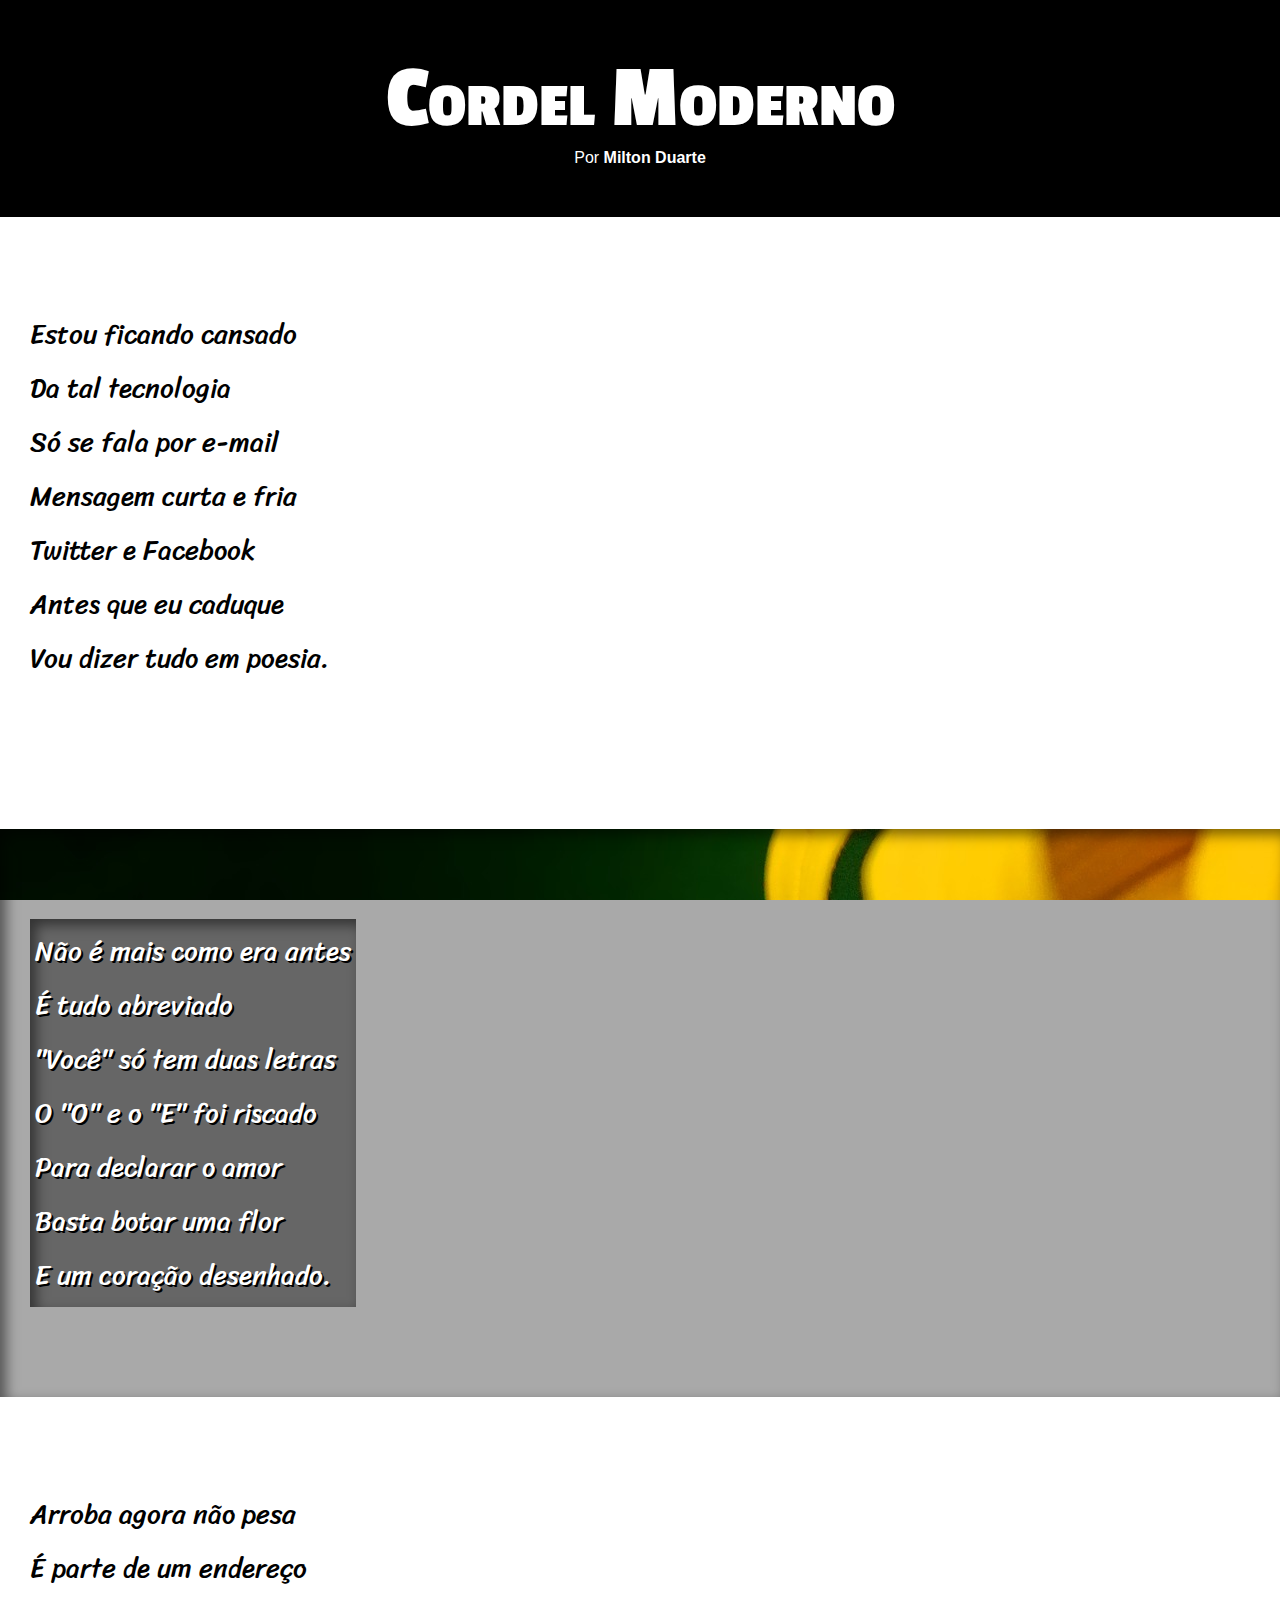
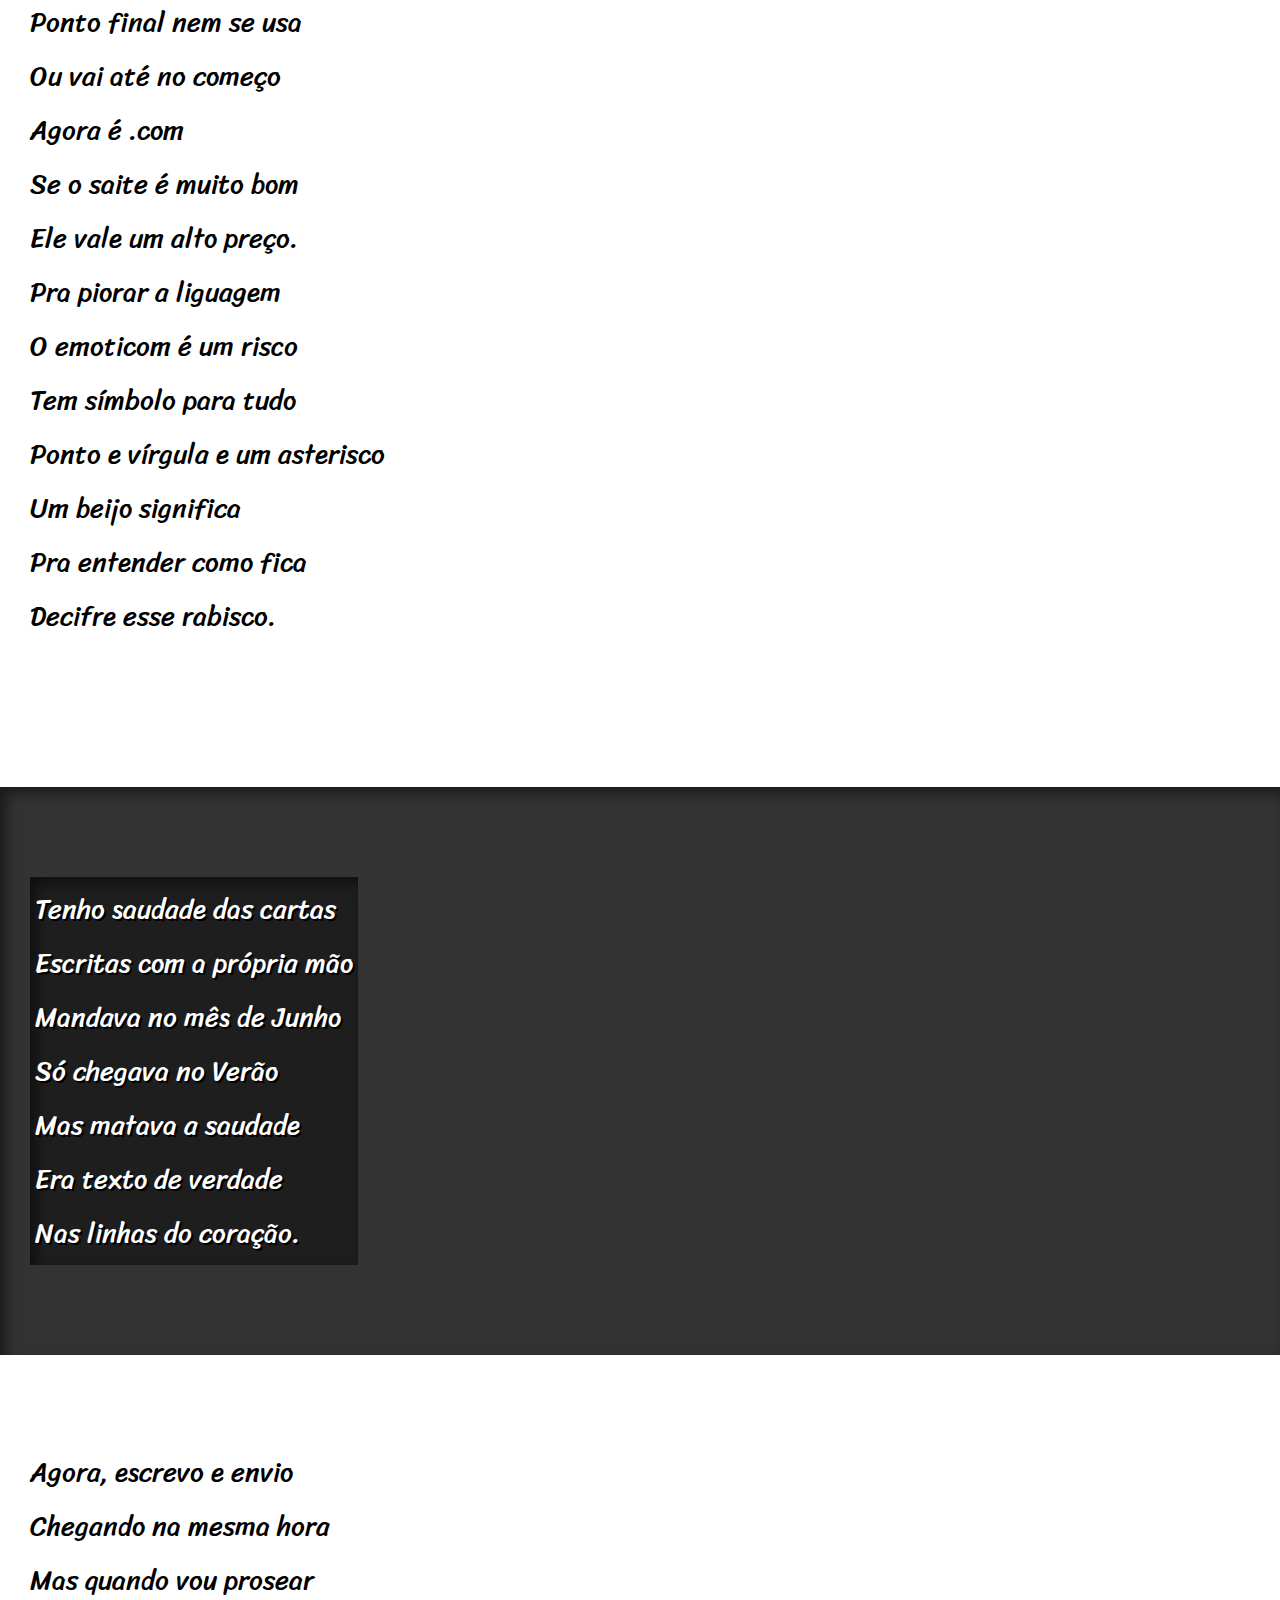
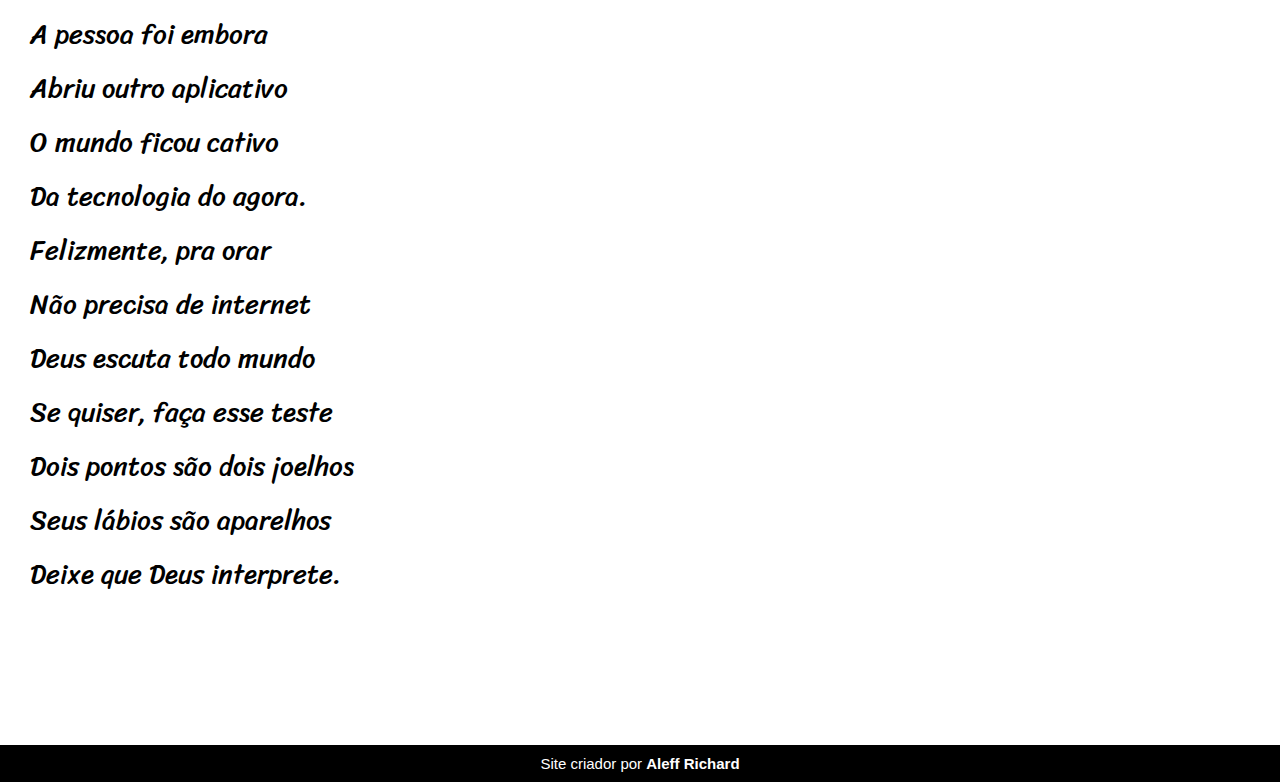
<file: desafio/d12/index.html>
<!DOCTYPE html>
<html lang="PT-br">
<head>
    <meta charset="UTF-8">
    <meta http-equiv="X-UA-Compatible" content="IE=edge">
    <meta name="viewport" content="width=device-width, initial-scale=1.0">
    <title>Cordel Moderno</title>
    <link rel="stylesheet" href="estilo/style.css">
</head>
<body>
    <header>
        <h1>
            Cordel Moderno
        </h1>
        <p>
            Por <a href="https://www.recantodasletras.com.br/poesias/3186743" target="_blank">Milton Duarte</a>
        </p>
    </header>
    <section class="normal">
        <p>
            Estou ficando cansado <br>
            Da tal tecnologia <br>
            Só se fala por e-mail <br>
            Mensagem curta e fria <br>
            Twitter e Facebook <br>
            Antes que eu caduque <br>
            Vou dizer tudo em poesia. <br>
        </p>
    </section>
    <section class="imagem" id="img01">
        <p>
            Não é mais como era antes <br>
            É tudo abreviado <br>
            "Você" só tem duas letras <br>
            O "O" e o "E" foi riscado <br>
            Para declarar o amor <br>
            Basta botar uma flor <br>
            E um coração desenhado. <br>
        </p>
    </section>
    <section class="normal">
        <p>
            Arroba agora não pesa <br>
            É parte de um endereço <br>
            Ponto final nem se usa <br>
            Ou vai até no começo <br>
            Agora é .com <br>
            Se o saite é muito bom <br>
            Ele vale um alto preço. <br>
            Pra piorar a liguagem <br>
            O emoticom é um risco <br>
            Tem símbolo para tudo <br>
            Ponto e vírgula e um asterisco <br>
            Um beijo significa <br>
            Pra entender como fica <br>
            Decifre esse rabisco. <br>
        </p>
    </section>
    <section class="imagem" id="img02">
        <p>
            Tenho saudade das cartas <br>
            Escritas com a própria mão <br>
            Mandava no mês de Junho <br>
            Só chegava no Verão <br>
            Mas matava a saudade <br>
            Era texto de verdade <br>
            Nas linhas do coração. <br>
        </p>
    </section>
    <section class="normal">
        <p>
            Agora, escrevo e envio <br>
            Chegando na mesma hora <br>
            Mas quando vou prosear <br>
            A pessoa foi embora <br>
            Abriu outro aplicativo <br>
            O mundo ficou cativo <br>
            Da tecnologia do agora. <br>
            Felizmente, pra orar <br>
            Não precisa de internet <br>
            Deus escuta todo mundo <br>
            Se quiser, faça esse teste <br>
            Dois pontos são dois joelhos <br>
            Seus lábios são aparelhos <br>
            Deixe que Deus interprete. <br>
        </p>
    </section>

    <footer>
        Site criador por <a href="https://github.com/AleffRichardf" target="_blank">Aleff Richard</a>
    </footer>
</body>
</html>
</file>
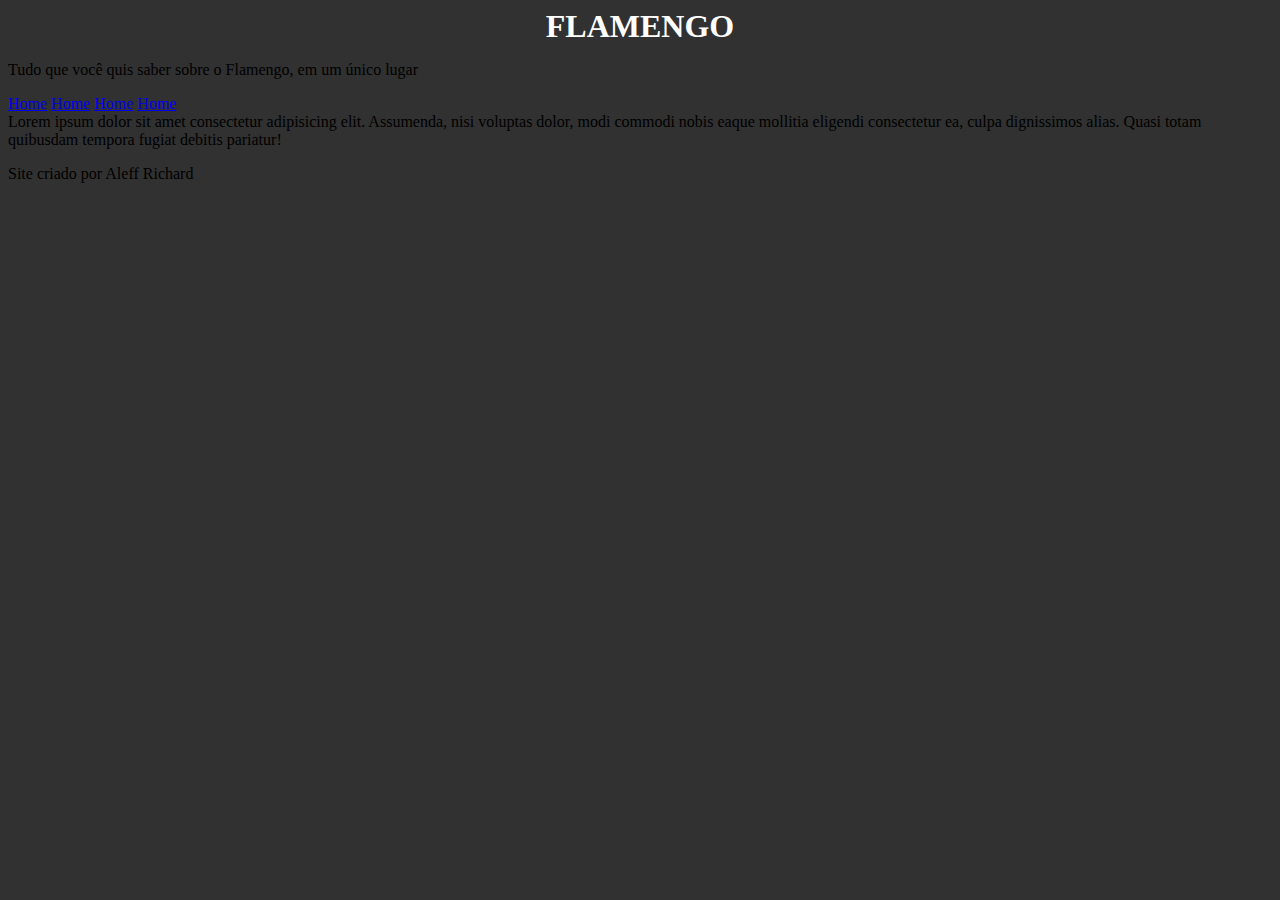
<file: projeto-flamengo/flamengo.html>
<!DOCTYPE html>
<html lang="PT-br">
<head>
    <meta charset="UTF-8">
    <meta http-equiv="X-UA-Compatible" content="IE=edge">
    <meta name="viewport" content="width=device-width, initial-scale=1.0">
    <title>Flamengo</title>
    <link rel="shortcut icon" href="./imagens/favicon.ico" type="image/x-icon">
    <link rel="stylesheet" href="estilo/style.css">
</head>
<body>
    <header>
        <h1>
            FLAMENGO
        </h1>
        <p>
            Tudo que você quis saber sobre o Flamengo, em um único lugar
        </p>
    </header>
    <nav>
        <a href="#">Home</a>
        <a href="#">Home</a>
        <a href="#">Home</a>
        <a href="#">Home</a>
    </nav>
    <main>
        <article>
            <aside>
                Lorem ipsum dolor sit amet consectetur adipisicing elit. Assumenda, nisi voluptas dolor, modi commodi nobis eaque mollitia eligendi consectetur ea, culpa dignissimos alias. Quasi totam quibusdam tempora fugiat debitis pariatur!
            </aside>
        </article>
    </main>
    <footer>
        <p>
            Site criado por Aleff Richard
        </p>
    </footer>
</body>
</html>
</file>
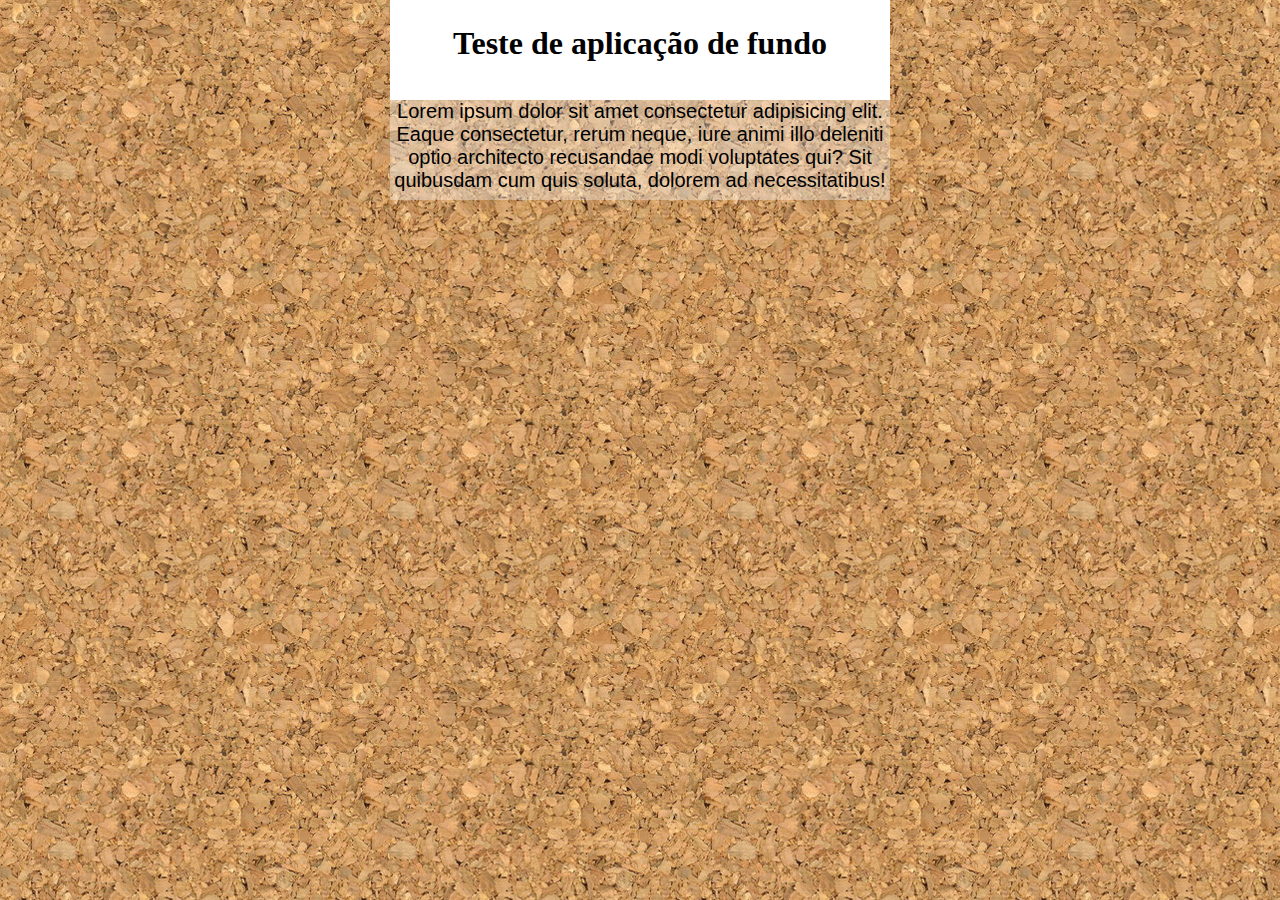
<file: exercicios/ex023/fundo002.html>
<!DOCTYPE html>
<html lang="PT-br">
<head>
    <meta charset="UTF-8">
    <meta http-equiv="X-UA-Compatible" content="IE=edge">
    <meta name="viewport" content="width=device-width, initial-scale=1.0">
    <title>Personalizagem dos fundos</title>
    <link rel="stylesheet" href="style.css">
</head>
<body>
    <div class="caixa">
        <h1>
            Teste de aplicação de fundo
        </h1>
    </div>
    <main class="caixa1">
        <p>
            Lorem ipsum dolor sit amet consectetur adipisicing elit. Eaque consectetur, rerum neque, iure animi illo deleniti optio architecto recusandae modi voluptates qui? Sit quibusdam cum quis soluta, dolorem ad necessitatibus!
        </p>
    </main>
</body>
</html>
</file>
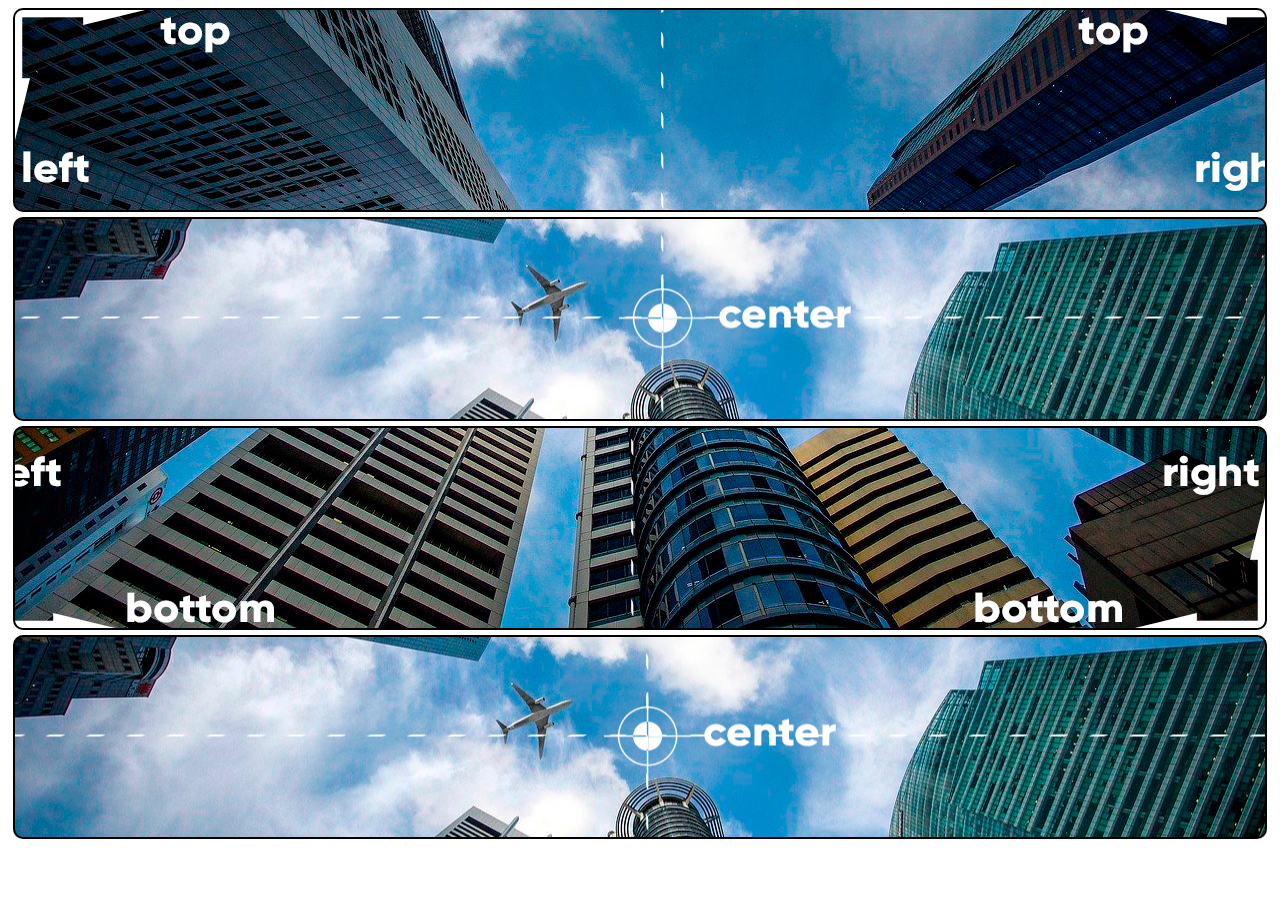
<file: exercicios/ex023/fundo003.html>
<!DOCTYPE html>
<html lang="PT-br">
<head>
    <meta charset="UTF-8">
    <meta http-equiv="X-UA-Compatible" content="IE=edge">
    <meta name="viewport" content="width=device-width, initial-scale=1.0">
    <title>Posição dos fundos</title>
    <style>
        div.bloco{
            background-image: url(imagens/wallpaper003.jpg);
            height: 200px;
            border: 2px solid black;
            border-radius: 10px;
            margin: 5px;
        }

        div#q1{
            background-position: left top;
        }

         div#q2{
            background-position: left center;
        }

        div#q3{
            background-position: right bottom;
        }
        div#q4{
            background-position: center center;
        }
    </style>
</head>
<body>
    <div class="bloco" id="q1">

    </div>
    <div class="bloco" id="q2">

    </div>
    <div class="bloco" id="q3">

    </div> 
    <div class="bloco" id="q4">

    </div> 
</body>
</html>
</file>
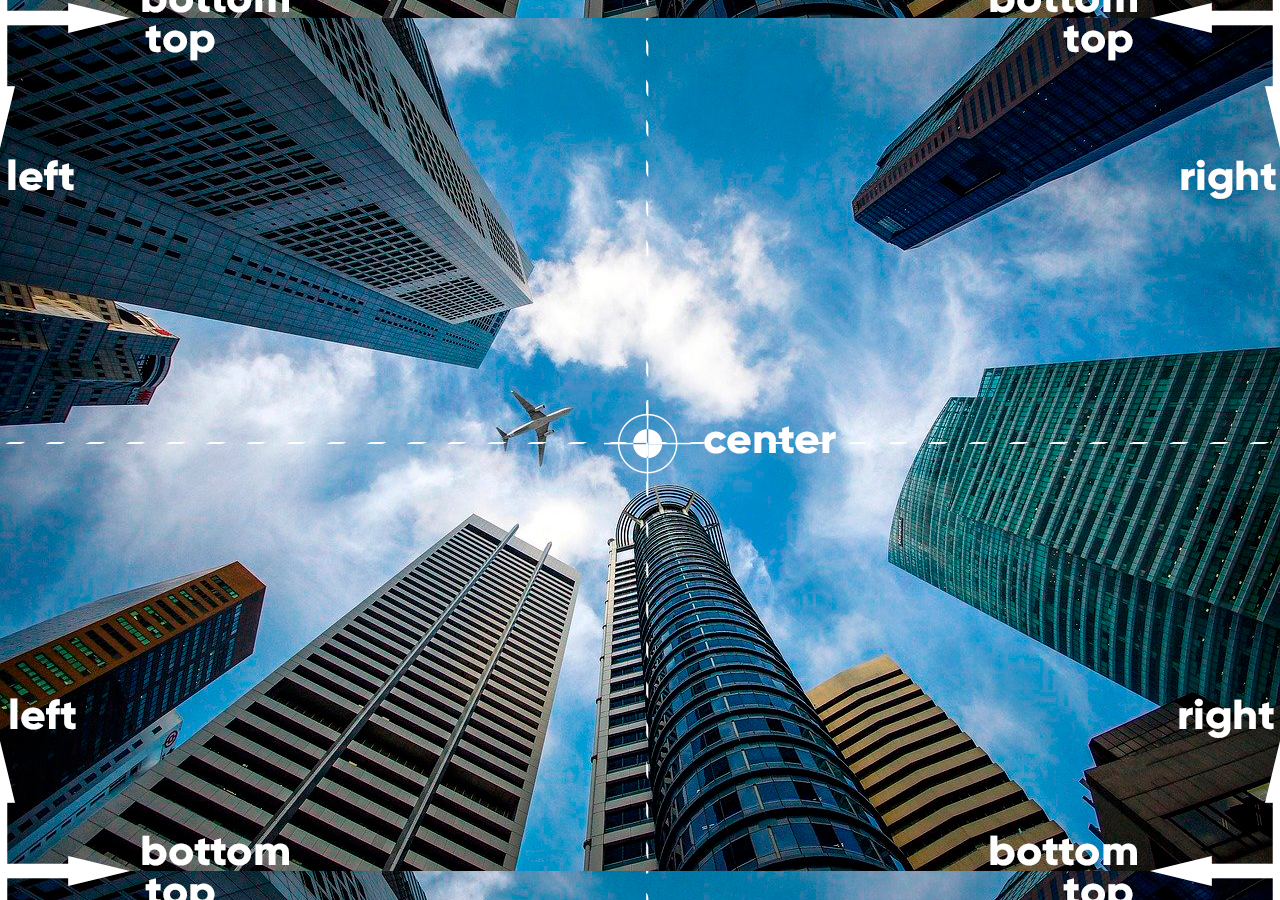
<file: exercicios/ex023/fundo005.html>
<!DOCTYPE html>
<html lang="PT-br">
<head>
    <meta charset="UTF-8">
    <meta http-equiv="X-UA-Compatible" content="IE=edge">
    <meta name="viewport" content="width=device-width, initial-scale=1.0">
    <title>pp</title>
</head>
<body>
    <style>
        body{
            height: 97vh;
            background-image: 
            url(imagens/wallpaper003.jpg);
            background-position: center center;

        }
    </style>
</body>
</html>
</file>
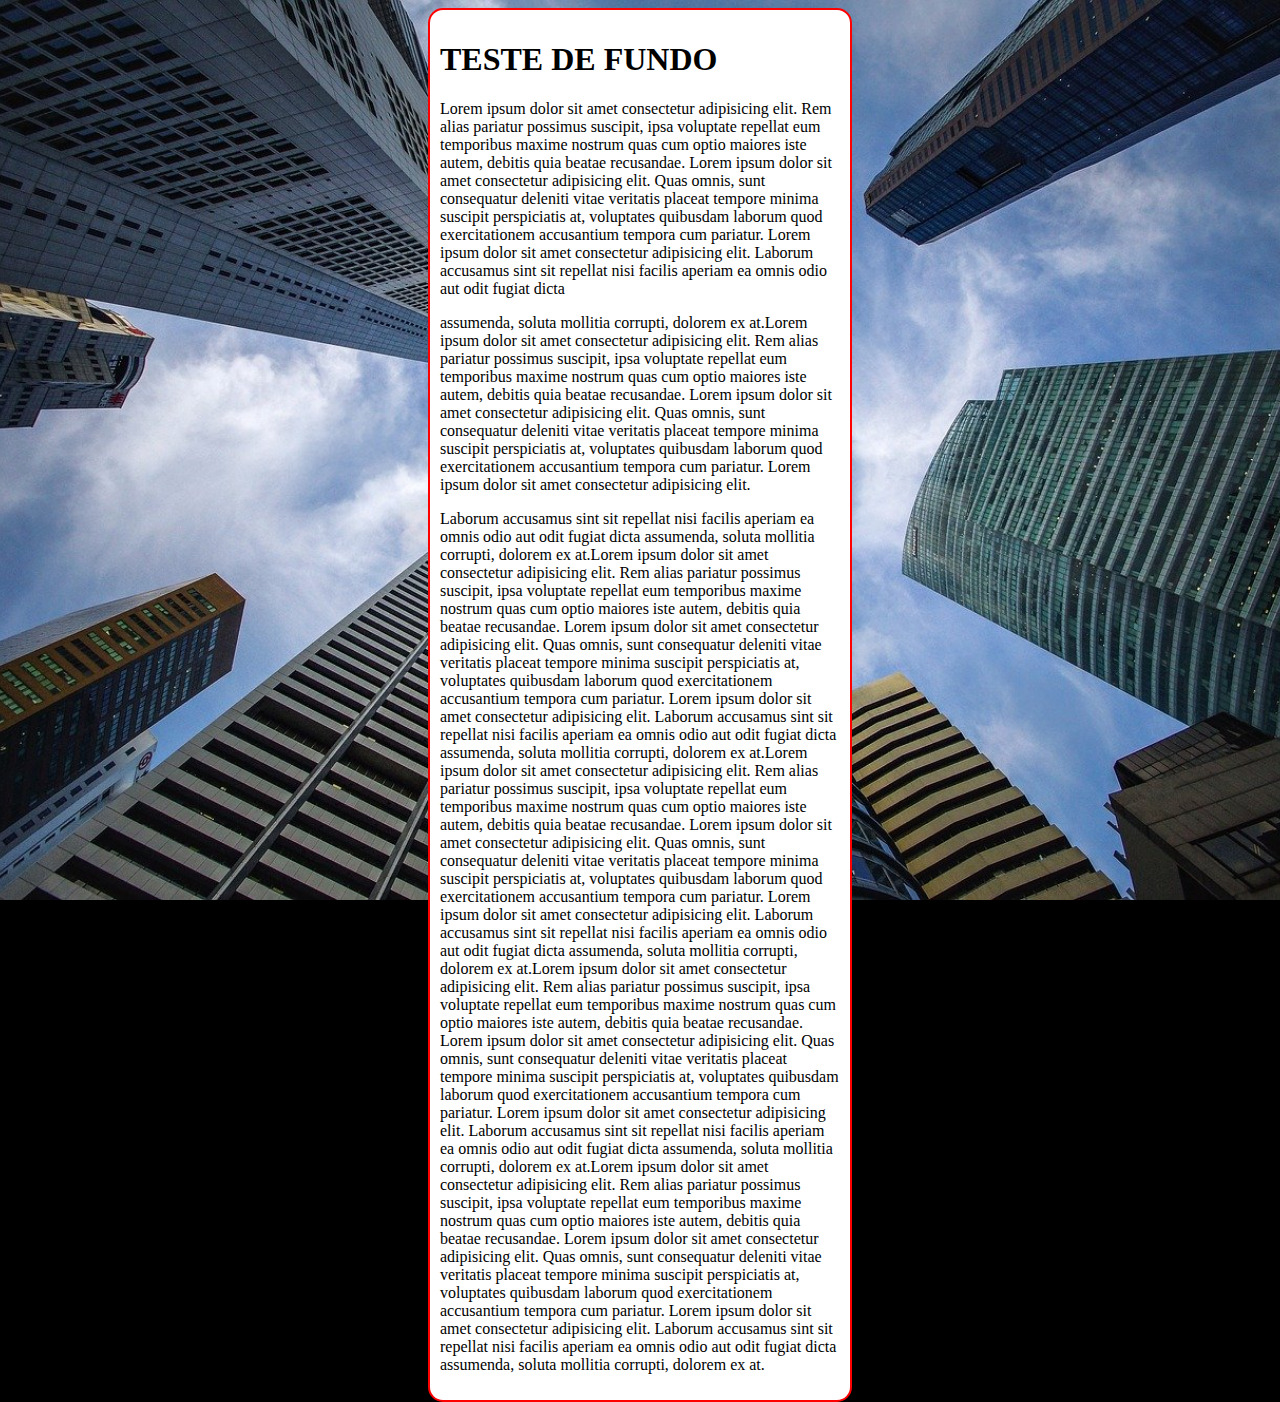
<file: exercicios/ex023/fundo006.html>
<!DOCTYPE html>
<html lang="PT-br">
<head>
    <meta charset="UTF-8">
    <meta http-equiv="X-UA-Compatible" content="IE=edge">
    <meta name="viewport" content="width=device-width, initial-scale=1.0">
    <title>TESTE</title>
    <style>
        body{
            height: 100vh;
            background-color: black;
            background-image: url(imagens/wallpaper002.jpg);
            background-position: center top;
            background-repeat: repeat-y;
            background-size: cover;
            background-attachment: fixed;
        }
        main{
            background-color: white;
            max-width: 400px;
            padding: 10px ;
            margin: auto;
            border: 2px solid red;
            border-radius: 15px;

            /* Shorthand - background
            color > image > position > repet > [size] > attachment
            
            */
        }
    </style>
</head>
<body>
    <main>
        <h1>
            TESTE DE FUNDO
        </h1>
        <p>
            Lorem ipsum dolor sit amet consectetur adipisicing elit. Rem alias pariatur possimus suscipit, ipsa voluptate repellat eum temporibus maxime nostrum quas cum optio maiores iste autem, debitis quia beatae recusandae.
            Lorem ipsum dolor sit amet consectetur adipisicing elit. Quas omnis, sunt consequatur deleniti vitae veritatis placeat tempore minima suscipit perspiciatis at, voluptates quibusdam laborum quod exercitationem accusantium tempora cum pariatur.
            Lorem ipsum dolor sit amet consectetur adipisicing elit. Laborum accusamus sint sit repellat nisi facilis aperiam ea omnis odio aut odit fugiat dicta <p>
                assumenda, soluta mollitia corrupti, dolorem ex at.Lorem ipsum dolor sit amet consectetur adipisicing elit. Rem alias pariatur possimus suscipit, ipsa voluptate repellat eum temporibus maxime nostrum quas cum optio maiores iste autem, debitis quia beatae recusandae.
                Lorem ipsum dolor sit amet consectetur adipisicing elit. Quas omnis, sunt consequatur deleniti vitae veritatis placeat tempore minima suscipit perspiciatis at, voluptates quibusdam laborum quod exercitationem accusantium tempora cum pariatur.
                Lorem ipsum dolor sit amet consectetur adipisicing elit.
            </p> Laborum accusamus sint sit repellat nisi facilis aperiam ea omnis odio aut odit fugiat dicta assumenda, soluta mollitia corrupti, dolorem ex at.Lorem ipsum dolor sit amet consectetur adipisicing elit. Rem alias pariatur possimus suscipit, ipsa voluptate repellat eum temporibus maxime nostrum quas cum optio maiores iste autem, debitis quia beatae recusandae.
            Lorem ipsum dolor sit amet consectetur adipisicing elit. Quas omnis, sunt consequatur deleniti vitae veritatis placeat tempore minima suscipit perspiciatis at, voluptates quibusdam laborum quod exercitationem accusantium tempora cum pariatur.
            Lorem ipsum dolor sit amet consectetur adipisicing elit. Laborum accusamus sint sit repellat nisi facilis aperiam ea omnis odio aut odit fugiat dicta assumenda, soluta mollitia corrupti, dolorem ex at.Lorem ipsum dolor sit amet consectetur adipisicing elit. Rem alias pariatur possimus suscipit, ipsa voluptate repellat eum temporibus maxime nostrum quas cum optio maiores iste autem, debitis quia beatae recusandae.
            Lorem ipsum dolor sit amet consectetur adipisicing elit. Quas omnis, sunt consequatur deleniti vitae veritatis placeat tempore minima suscipit perspiciatis at, voluptates quibusdam laborum quod exercitationem accusantium tempora cum pariatur.
            Lorem ipsum dolor sit amet consectetur adipisicing elit. Laborum accusamus sint sit repellat nisi facilis aperiam ea omnis odio aut odit fugiat dicta assumenda, soluta mollitia corrupti, dolorem ex at.Lorem ipsum dolor sit amet consectetur adipisicing elit. Rem alias pariatur possimus suscipit, ipsa voluptate repellat eum temporibus maxime nostrum quas cum optio maiores iste autem, debitis quia beatae recusandae.
            Lorem ipsum dolor sit amet consectetur adipisicing elit. Quas omnis, sunt consequatur deleniti vitae veritatis placeat tempore minima suscipit perspiciatis at, voluptates quibusdam laborum quod exercitationem accusantium tempora cum pariatur.
            Lorem ipsum dolor sit amet consectetur adipisicing elit. Laborum accusamus sint sit repellat nisi facilis aperiam ea omnis odio aut odit fugiat dicta assumenda, soluta mollitia corrupti, dolorem ex at.Lorem ipsum dolor sit amet consectetur adipisicing elit. Rem alias pariatur possimus suscipit, ipsa voluptate repellat eum temporibus maxime nostrum quas cum optio maiores iste autem, debitis quia beatae recusandae.
            Lorem ipsum dolor sit amet consectetur adipisicing elit. Quas omnis, sunt consequatur deleniti vitae veritatis placeat tempore minima suscipit perspiciatis at, voluptates quibusdam laborum quod exercitationem accusantium tempora cum pariatur.
            Lorem ipsum dolor sit amet consectetur adipisicing elit. Laborum accusamus sint sit repellat nisi facilis aperiam ea omnis odio aut odit fugiat dicta assumenda, soluta mollitia corrupti, dolorem ex at.
        </p>
    </main>
</body>
</html>
</file>
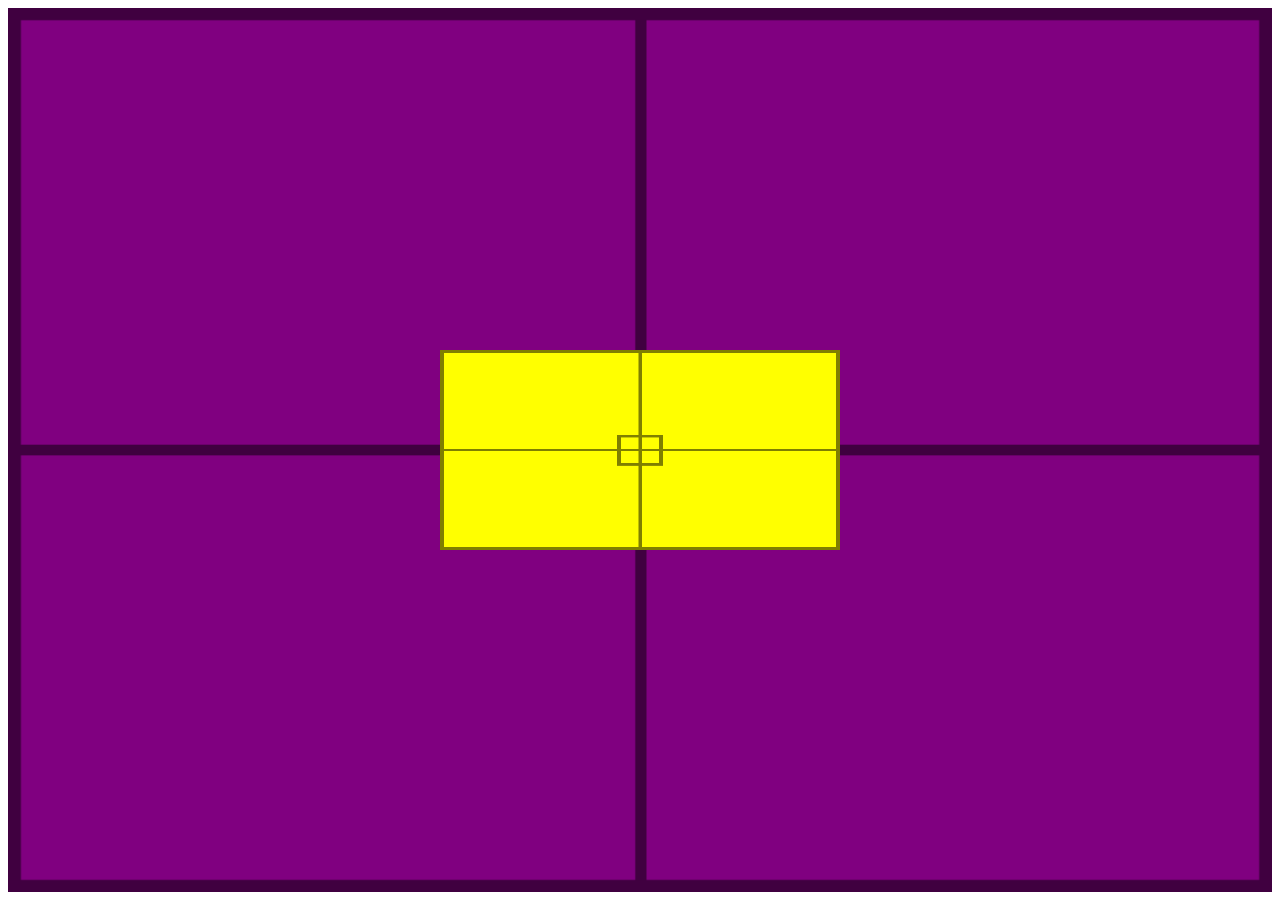
<file: exercicios/ex023/fundo007.html>
<!DOCTYPE html>
<html lang="PT-br">
<head>
    <meta charset="UTF-8">
    <meta http-equiv="X-UA-Compatible" content="IE=edge">
    <meta name="viewport" content="width=device-width, initial-scale=1.0">
    <title>Alinhamento vertical</title>
    <style>
        #container{
            background-image: url(imagens/target001.png);
            background-size: 100% 100%;
            position: relative;
            height: 96vh;
            padding: 10px;
            background-color: purple;
        }

        #conteudo{
            background-image: url(imagens/target001.png);
            background-size: 100% 100%;
            position: absolute;
            height: 200px;
            width: 400px;
            background-color: yellow;
            left: 50%;
            top: 50%;
            transform: translate(-50%, -50%);
        }
    </style>
</head>
<body>
    <section id="container">
        <article id="conteudo">

        </article>
    </section>
</body>
</html>
</file>
<file: desafio/d12/estilo/style.css>
@charset "UTF-8";

@import url('https://fonts.googleapis.com/css2?family=Passion+One&family=Sriracha&display=swap');

:root{
    --fonte1: Verdana, Geneva, Tahoma, sans-serif;
    --fonte2:'Passion One', cursive;
    --fonte3: 'Sriracha', cursive;
}

*{
    margin: 0;
    padding: 0;
 
}

html, body{
    min-height: 100vh;
    background-color: darkgray;
}

header{
    background-color: black;
    color: white;
    text-align: center;
}

header > h1{
    padding-top: 50px;
    font-variant: small-caps;
    font-family: var(--fonte2);
    font-size: 10vh;
}

header > p{
    padding-bottom: 50px;
    font-family: var(--fonte1);
}

a{
    color: white;
    text-decoration: none;
    font-weight: bold;

}

a:hover{
    text-decoration: underline;
}

section{
    padding-top: 10vh;
    padding-bottom: 10vh;
    line-height: 2em;
    padding-left: 30px;
    font-family: var(--fonte3);
    font-size: 3vh;
}

section > p{
    padding-bottom: 2em;
}

section.normal{
    background-color: white;
    color: black;
}

section.imagem{
    background-color: rgb(51, 51, 51);
    color: white;
}

section.imagem > p{
    display: inline-block;
    padding: 5px;
    background-color: rgba(0, 0, 0, 0.397);
    text-shadow: 2px 2px 0px black;
    box-shadow: inset 6px 6px 13px 0px rgba(0, 0, 0, 0.507);
}

section#img01{
    background-image: url(../imagens/background001.jpg);
    background-position: center;
    background-attachment: fixed;
    box-shadow: inset 6px 6px 13px 0px rgba(0, 0, 0, 0.507);

}

section#img02{
    background-image: url(../imagens/background002.jpg);
    background-position:right bottom;
    background-attachment: fixed;
    box-shadow: inset 6px 6px 13px 0px rgba(0, 0, 0, 0.507);
    
}





footer{
    background-color: black;
    color: white;
    text-align: center;
    padding: 10px;
    font-family: var(--fonte1);
    font-size: 15px;
}
</file>
<file: projeto-flamengo/estilo/style.css>
@charset "UTF-8";

body{
    background-color: #313131;
}

h1{
    color: white;
    padding: 0%;
    margin: 0px;
    display: block;
    block-size: auto;
    text-align: center;

}
</file>
<file: exercicios/ex023/style.css>
@charset "UTF-8";
*{
    margin: 0;
    padding: 0;
}
body{
    background-image: url(imagens/wallpaper001.jpg);
}

h1{
    text-align: center;
    padding-top: 25px;
}

.caixa{
    background-color: white;
    text-align: center;
    width: 500px;
    height: 100px;
    margin: auto;
}

.caixa1{
    background-color: rgba(255, 255, 255, 0.349);
    text-align: center;
    width: 500px;
    height: 100px;
    margin: auto;
}

p{
    display: flex;
    text-align: center;
    font-size: 20px;
    font-family: 'Gill Sans', 'Gill Sans MT', Calibri, 'Trebuchet MS', sans-serif;
}
</file>
